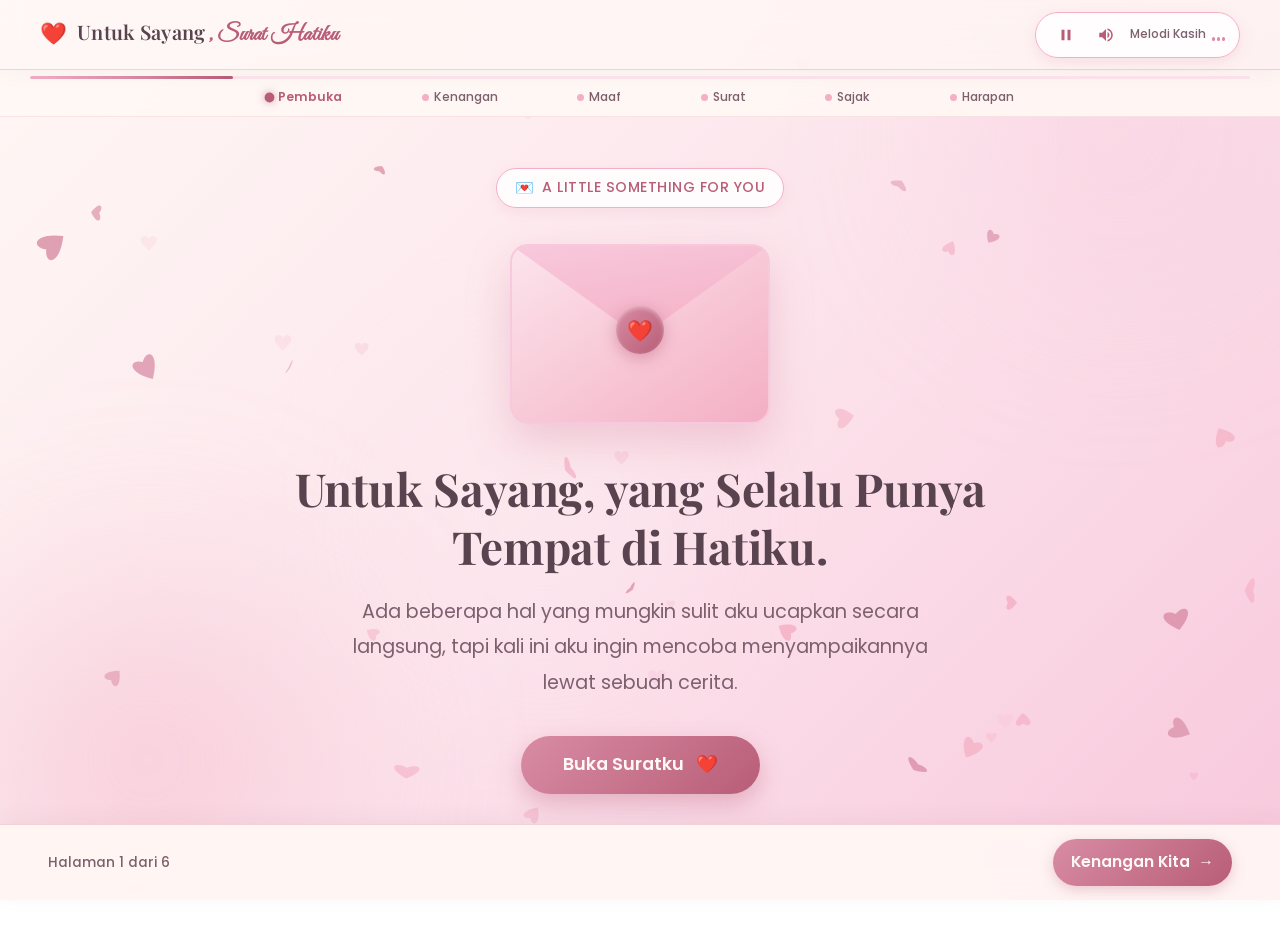
<file: index.html>
<!DOCTYPE html>
<html lang="id">
<head>
  <meta charset="UTF-8">
  <meta name="viewport" content="width=device-width, initial-scale=1.0, maximum-scale=5.0">
  <title>Untuk Sayang, Sebuah Surat dari Hati</title>
  
  <!-- Meta SEO & Theme -->
  <meta name="description" content="Sebuah ungkapan tulus dan surat dari hati untuk seseorang yang paling istimewa.">
  <meta name="theme-color" content="#F8C8DC">
  <meta name="apple-mobile-web-app-status-bar-style" content="default">
  
  <!-- Google Fonts -->
  <link rel="preconnect" href="https://fonts.googleapis.com">
  <link rel="preconnect" href="https://fonts.gstatic.com" crossorigin>
  <link href="https://fonts.googleapis.com/css2?family=Great+Vibes&family=Playfair+Display:ital,wght@0,400;0,600;0,700;1,400;1,600&family=Poppins:wght@300;400;500;600;700&display=swap" rel="stylesheet">
  
  <!-- Stylesheet -->
  <link rel="stylesheet" href="./css/style.css">
</head>
<body>

  <!-- Ambient Glow Effects -->
  <div class="ambient-glow" aria-hidden="true">
    <div class="ambient-orb orb-1"></div>
    <div class="ambient-orb orb-2"></div>
    <div class="ambient-orb orb-3"></div>
  </div>

  <!-- Petals & Hearts Falling Canvas -->
  <canvas id="particle-canvas" aria-hidden="true"></canvas>

  <!-- Site Header -->
  <header class="site-header">
    <a href="./index.html" class="header-brand" aria-label="Beranda">
      <span class="brand-icon">❤️</span>
      <span class="brand-text">Untuk Sayang<span class="brand-tag">, Surat Hatiku</span></span>
    </a>

    <!-- Floating Audio Controller -->
    <div class="audio-controller" role="region" aria-label="Pemutar Musik Romantis">
      <audio id="bgm-audio" loop preload="auto">
        <source src="./assets/music/background.mp3" type="audio/mpeg">
        <source src="./assets/music/background.mp4" type="audio/mp4">
      </audio>
      <button id="audio-play-btn" class="audio-btn" aria-label="Putar Musik Romantis" title="Putar Musik Romantis">
        <svg viewBox="0 0 24 24"><path d="M8 5v14l11-7z"/></svg>
      </button>
      <button id="audio-mute-btn" class="audio-btn" aria-label="Bisukan Musik" title="Bisukan Musik">
        <svg viewBox="0 0 24 24"><path d="M3 9v6h4l5 5V4L7 9H3zm13.5 3c0-1.77-1.02-3.29-2.5-4.03v8.05c1.48-.73 2.5-2.25 2.5-4.02zM14 3.23v2.06c2.89.86 5 3.54 5 6.71s-2.11 5.85-5 6.71v2.06c4.01-.91 7-4.49 7-8.77s-2.99-7.86-7-8.77z"/></svg>
      </button>
      <div class="audio-info">
        <span class="audio-label">Melodi Kasih</span>
        <div class="audio-visualizer" aria-hidden="true">
          <div class="viz-bar"></div>
          <div class="viz-bar"></div>
          <div class="viz-bar"></div>
        </div>
      </div>
    </div>
  </header>

  <!-- Progress Bar & Stepper -->
  <nav class="progress-container" aria-label="Perjalanan Halaman">
    <div class="progress-track">
      <div class="progress-fill" style="width: 16.66%;"></div>
    </div>
    <div class="step-indicator-wrapper">
      <a href="./index.html" class="step-item active" aria-current="page">
        <span class="step-dot"></span>
        <span class="step-text">Pembuka</span>
      </a>
      <a href="./memories.html" class="step-item">
        <span class="step-dot"></span>
        <span class="step-text">Kenangan</span>
      </a>
      <a href="./apology.html" class="step-item">
        <span class="step-dot"></span>
        <span class="step-text">Maaf</span>
      </a>
      <a href="./letter.html" class="step-item">
        <span class="step-dot"></span>
        <span class="step-text">Surat</span>
      </a>
      <a href="./poetry.html" class="step-item">
        <span class="step-dot"></span>
        <span class="step-text">Sajak</span>
      </a>
      <a href="./ending.html" class="step-item">
        <span class="step-dot"></span>
        <span class="step-text">Harapan</span>
      </a>
    </div>
  </nav>

  <!-- Main Content: Welcome Hero -->
  <main class="page-wrapper">
    <div class="content-container">
      <div class="welcome-hero">
        
        <!-- Badge -->
        <div class="romantic-badge">
          <span class="badge-icon">💌</span>
          <span>A Little Something for You</span>
        </div>

        <!-- 3D Envelope Illustration -->
        <div class="envelope-showcase">
          <a href="./memories.html" class="envelope-wrapper-illus" aria-label="Buka Suratku">
            <div class="envelope-flap-decor"></div>
            <div class="envelope-seal-illus">❤️</div>
          </a>
        </div>

        <!-- Main Heading -->
        <h1 class="section-title">
          Untuk Sayang, yang Selalu Punya Tempat di Hatiku.
        </h1>

        <!-- Subtitle -->
        <p class="welcome-lead">
          Ada beberapa hal yang mungkin sulit aku ucapkan secara langsung, tapi kali ini aku ingin mencoba menyampaikannya lewat sebuah cerita.
        </p>

        <!-- CTA Button -->
        <a href="./memories.html" class="btn-romantic" id="btn-open-welcome">
          <span>Buka Suratku</span>
          <span aria-hidden="true">❤️</span>
        </a>

      </div>
    </div>
  </main>

  <!-- Bottom Navigation Bar -->
  <footer class="bottom-nav">
    <span class="nav-page-info" style="font-size: 0.85rem; color: var(--muted-text); font-weight: 500;">
      Halaman 1 dari 6
    </span>
    <a href="./memories.html" class="nav-link-btn nav-link-next">
      <span>Kenangan Kita</span>
      <span aria-hidden="true">→</span>
    </a>
  </footer>

  <!-- Page Transition Overlay -->
  <div class="page-transition-overlay" aria-hidden="true"></div>

  <!-- Scripts -->
  <script src="./js/script.js"></script>
</body>
</html>
</file>
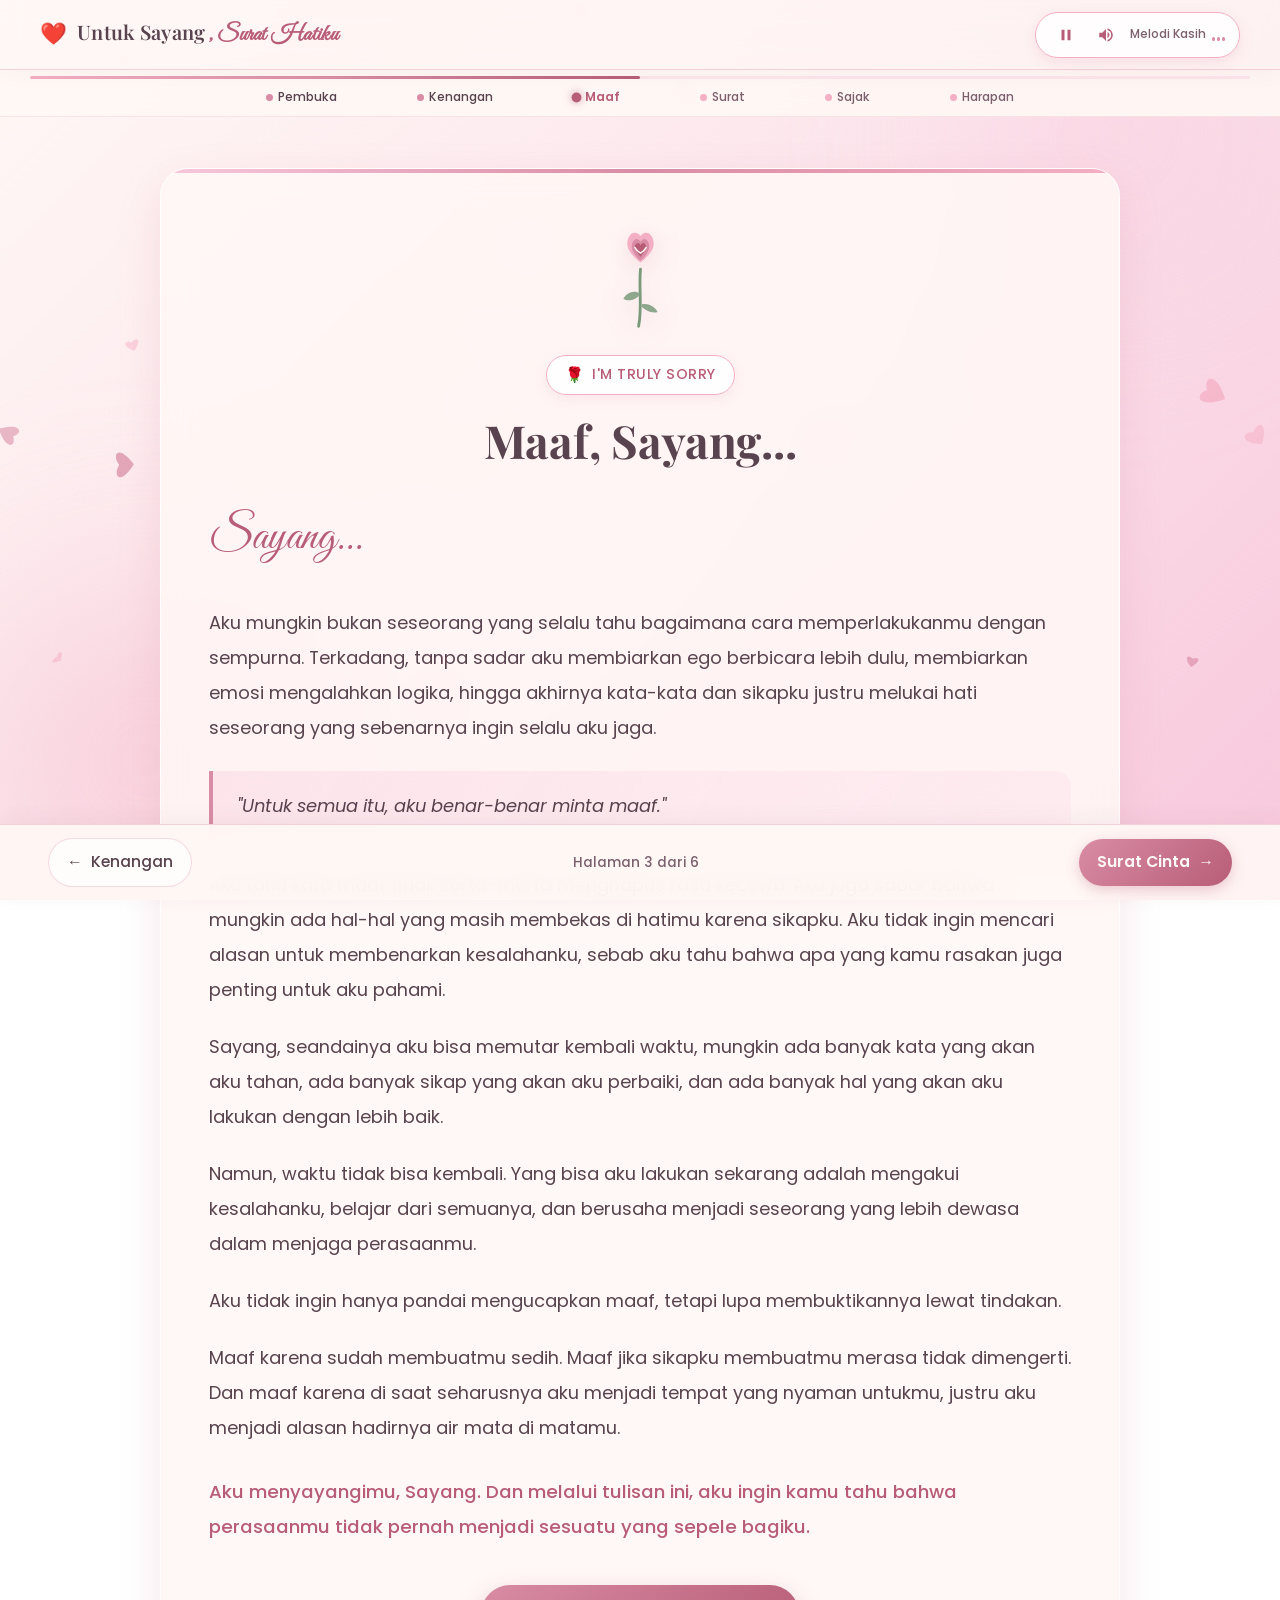
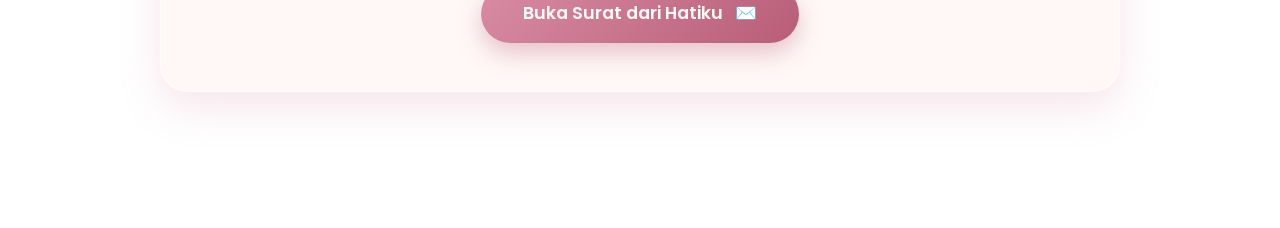
<file: apology.html>
<!DOCTYPE html>
<html lang="id">
<head>
  <meta charset="UTF-8">
  <meta name="viewport" content="width=device-width, initial-scale=1.0, maximum-scale=5.0">
  <title>Maaf, Sayang... - Untuk Sayang</title>
  
  <meta name="description" content="Sebuah permintaan maaf tulus dan penyesalan mendalam dari lubuk hatiku.">
  <meta name="theme-color" content="#F8C8DC">
  
  <!-- Google Fonts -->
  <link rel="preconnect" href="https://fonts.googleapis.com">
  <link rel="preconnect" href="https://fonts.gstatic.com" crossorigin>
  <link href="https://fonts.googleapis.com/css2?family=Great+Vibes&family=Playfair+Display:ital,wght@0,400;0,600;0,700;1,400;1,600&family=Poppins:wght@300;400;500;600;700&display=swap" rel="stylesheet">
  
  <!-- Stylesheet -->
  <link rel="stylesheet" href="./css/style.css">
</head>
<body>

  <!-- Ambient Glow Effects -->
  <div class="ambient-glow" aria-hidden="true">
    <div class="ambient-orb orb-1"></div>
    <div class="ambient-orb orb-2"></div>
    <div class="ambient-orb orb-3"></div>
  </div>

  <!-- Falling Petals & Hearts -->
  <canvas id="particle-canvas" aria-hidden="true"></canvas>

  <!-- Site Header -->
  <header class="site-header">
    <a href="./index.html" class="header-brand" aria-label="Beranda">
      <span class="brand-icon">❤️</span>
      <span class="brand-text">Untuk Sayang<span class="brand-tag">, Surat Hatiku</span></span>
    </a>

    <!-- Floating Audio Controller -->
    <div class="audio-controller" role="region" aria-label="Pemutar Musik Romantis">
      <audio id="bgm-audio" loop preload="auto">
        <source src="./assets/music/background.mp3" type="audio/mpeg">
        <source src="./assets/music/background.mp4" type="audio/mp4">
      </audio>
      <button id="audio-play-btn" class="audio-btn" aria-label="Putar Musik Romantis" title="Putar Musik Romantis">
        <svg viewBox="0 0 24 24"><path d="M8 5v14l11-7z"/></svg>
      </button>
      <button id="audio-mute-btn" class="audio-btn" aria-label="Bisukan Musik" title="Bisukan Musik">
        <svg viewBox="0 0 24 24"><path d="M3 9v6h4l5 5V4L7 9H3zm13.5 3c0-1.77-1.02-3.29-2.5-4.03v8.05c1.48-.73 2.5-2.25 2.5-4.02zM14 3.23v2.06c2.89.86 5 3.54 5 6.71s-2.11 5.85-5 6.71v2.06c4.01-.91 7-4.49 7-8.77s-2.99-7.86-7-8.77z"/></svg>
      </button>
      <div class="audio-info">
        <span class="audio-label">Melodi Kasih</span>
        <div class="audio-visualizer" aria-hidden="true">
          <div class="viz-bar"></div>
          <div class="viz-bar"></div>
          <div class="viz-bar"></div>
        </div>
      </div>
    </div>
  </header>

  <!-- Progress Bar & Stepper -->
  <nav class="progress-container" aria-label="Perjalanan Halaman">
    <div class="progress-track">
      <div class="progress-fill" style="width: 50%;"></div>
    </div>
    <div class="step-indicator-wrapper">
      <a href="./index.html" class="step-item completed">
        <span class="step-dot"></span>
        <span class="step-text">Pembuka</span>
      </a>
      <a href="./memories.html" class="step-item completed">
        <span class="step-dot"></span>
        <span class="step-text">Kenangan</span>
      </a>
      <a href="./apology.html" class="step-item active" aria-current="page">
        <span class="step-dot"></span>
        <span class="step-text">Maaf</span>
      </a>
      <a href="./letter.html" class="step-item">
        <span class="step-dot"></span>
        <span class="step-text">Surat</span>
      </a>
      <a href="./poetry.html" class="step-item">
        <span class="step-dot"></span>
        <span class="step-text">Sajak</span>
      </a>
      <a href="./ending.html" class="step-item">
        <span class="step-dot"></span>
        <span class="step-text">Harapan</span>
      </a>
    </div>
  </nav>

  <!-- Main Content: Apology Letter -->
  <main class="page-wrapper">
    <div class="content-container apology-wrapper">
      <div class="romantic-card">

        <!-- Rose Illustration -->
        <div class="rose-illustration-box" aria-hidden="true">
          <svg viewBox="0 0 100 120" fill="none" xmlns="http://www.w3.org/2000/svg">
            <!-- Stem -->
            <path d="M50 55 C48 75 52 95 48 115" stroke="#7A9A7B" stroke-width="3" stroke-linecap="round"/>
            <!-- Leaves -->
            <path d="M49 80 C40 76 34 82 32 86 C38 90 46 86 49 82" fill="#8FA88D"/>
            <path d="M51 92 C60 90 66 96 68 100 C62 102 54 98 51 94" fill="#8FA88D"/>
            <!-- Rose Blossom Petals -->
            <path d="M50 20 C42 10 32 24 38 35 C42 42 50 48 50 48 C50 48 58 42 62 35 C68 24 58 10 50 20 Z" fill="#F4AFC4"/>
            <path d="M50 26 C45 18 38 28 42 36 C45 42 50 46 50 46 C50 46 55 42 58 36 C62 28 55 18 50 26 Z" fill="#D98CA5"/>
            <path d="M50 30 C47 24 42 30 45 35 C47 38 50 42 50 42 C50 42 53 38 55 35 C58 30 53 24 50 30 Z" fill="#B85D77"/>
            <path d="M44 32 C46 36 50 38 50 38 C50 38 54 36 56 32" stroke="#FFF8F5" stroke-width="1.5" stroke-linecap="round"/>
          </svg>
        </div>

        <!-- Badge -->
        <div style="text-align: center;">
          <div class="romantic-badge">
            <span class="badge-icon">🌹</span>
            <span>I'm Truly Sorry</span>
          </div>
          <h1 class="section-title" style="margin-bottom: 24px;">
            Maaf, Sayang...
          </h1>
        </div>

        <!-- Apology Content with Scroll Reveal -->
        <div class="apology-letter-content">
          
          <span class="apology-greeting apology-paragraph">Sayang...</span>

          <p class="apology-paragraph">
            Aku mungkin bukan seseorang yang selalu tahu bagaimana cara memperlakukanmu dengan sempurna. Terkadang, tanpa sadar aku membiarkan ego berbicara lebih dulu, membiarkan emosi mengalahkan logika, hingga akhirnya kata-kata dan sikapku justru melukai hati seseorang yang sebenarnya ingin selalu aku jaga.
          </p>

          <p class="apology-paragraph apology-highlight">
            "Untuk semua itu, aku benar-benar minta maaf."
          </p>

          <p class="apology-paragraph">
            Aku tahu kata maaf tidak serta-merta menghapus rasa kecewa. Aku juga sadar bahwa mungkin ada hal-hal yang masih membekas di hatimu karena sikapku. Aku tidak ingin mencari alasan untuk membenarkan kesalahanku, sebab aku tahu bahwa apa yang kamu rasakan juga penting untuk aku pahami.
          </p>

          <p class="apology-paragraph">
            Sayang, seandainya aku bisa memutar kembali waktu, mungkin ada banyak kata yang akan aku tahan, ada banyak sikap yang akan aku perbaiki, dan ada banyak hal yang akan aku lakukan dengan lebih baik.
          </p>

          <p class="apology-paragraph">
            Namun, waktu tidak bisa kembali. Yang bisa aku lakukan sekarang adalah mengakui kesalahanku, belajar dari semuanya, dan berusaha menjadi seseorang yang lebih dewasa dalam menjaga perasaanmu.
          </p>

          <p class="apology-paragraph">
            Aku tidak ingin hanya pandai mengucapkan maaf, tetapi lupa membuktikannya lewat tindakan.
          </p>

          <p class="apology-paragraph">
            Maaf karena sudah membuatmu sedih. Maaf jika sikapku membuatmu merasa tidak dimengerti. Dan maaf karena di saat seharusnya aku menjadi tempat yang nyaman untukmu, justru aku menjadi alasan hadirnya air mata di matamu.
          </p>

          <p class="apology-paragraph" style="font-weight: 500; color: var(--deep-rose); font-size: 1.15rem; margin-top: 28px;">
            Aku menyayangimu, Sayang. Dan melalui tulisan ini, aku ingin kamu tahu bahwa perasaanmu tidak pernah menjadi sesuatu yang sepele bagiku.
          </p>

        </div>

        <!-- Call to Action -->
        <div style="text-align: center; margin-top: 40px;">
          <a href="./letter.html" class="btn-romantic">
            <span>Buka Surat dari Hatiku</span>
            <span aria-hidden="true">✉️</span>
          </a>
        </div>

      </div>
    </div>
  </main>

  <!-- Bottom Navigation Bar -->
  <footer class="bottom-nav">
    <a href="./memories.html" class="nav-link-btn" aria-label="Kembali ke Kenangan">
      <span aria-hidden="true">←</span>
      <span>Kenangan</span>
    </a>
    <span class="nav-page-info" style="font-size: 0.85rem; color: var(--muted-text); font-weight: 500;">
      Halaman 3 dari 6
    </span>
    <a href="./letter.html" class="nav-link-btn nav-link-next" aria-label="Lanjut ke Surat Digital">
      <span>Surat Cinta</span>
      <span aria-hidden="true">→</span>
    </a>
  </footer>

  <!-- Page Transition Overlay -->
  <div class="page-transition-overlay" aria-hidden="true"></div>

  <!-- Scripts -->
  <script src="./js/script.js"></script>
</body>
</html>
</file>
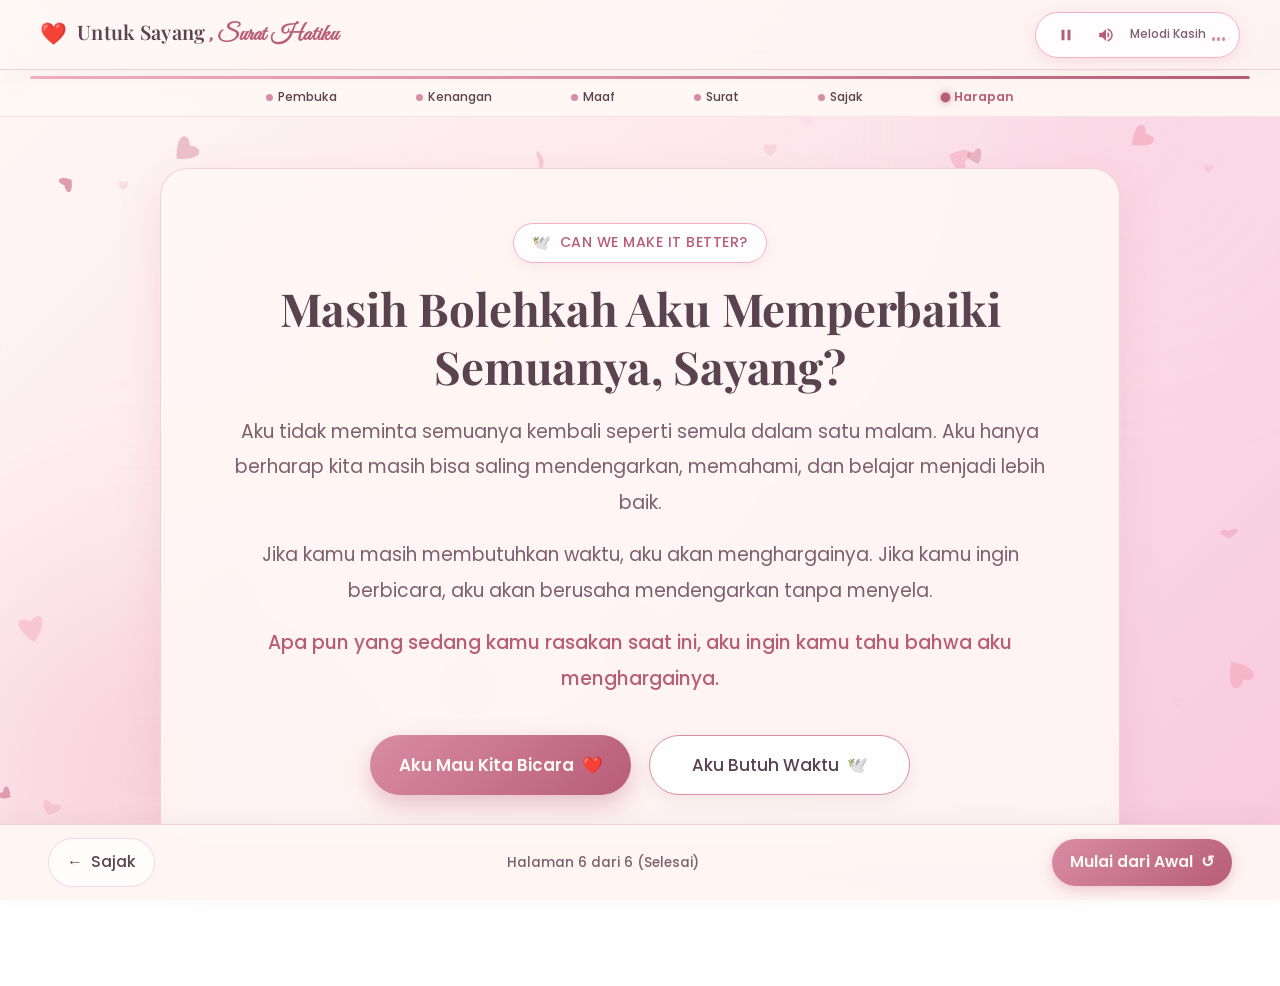
<file: ending.html>
<!DOCTYPE html>
<html lang="id">
<head>
  <meta charset="UTF-8">
  <meta name="viewport" content="width=device-width, initial-scale=1.0, maximum-scale=5.0">
  <title>Can We Make It Better? - Untuk Sayang</title>
  
  <meta name="description" content="Masih Bolehkah Aku Memperbaiki Semuanya, Sayang?">
  <meta name="theme-color" content="#F8C8DC">
  
  <!-- Google Fonts -->
  <link rel="preconnect" href="https://fonts.googleapis.com">
  <link rel="preconnect" href="https://fonts.gstatic.com" crossorigin>
  <link href="https://fonts.googleapis.com/css2?family=Great+Vibes&family=Playfair+Display:ital,wght@0,400;0,600;0,700;1,400;1,600&family=Poppins:wght@300;400;500;600;700&display=swap" rel="stylesheet">
  
  <!-- Stylesheet -->
  <link rel="stylesheet" href="./css/style.css">
</head>
<body>

  <!-- Ambient Glow Effects -->
  <div class="ambient-glow" aria-hidden="true">
    <div class="ambient-orb orb-1"></div>
    <div class="ambient-orb orb-2"></div>
    <div class="ambient-orb orb-3"></div>
  </div>

  <!-- Falling Petals & Hearts -->
  <canvas id="particle-canvas" aria-hidden="true"></canvas>

  <!-- Site Header -->
  <header class="site-header">
    <a href="./index.html" class="header-brand" aria-label="Beranda">
      <span class="brand-icon">❤️</span>
      <span class="brand-text">Untuk Sayang<span class="brand-tag">, Surat Hatiku</span></span>
    </a>

    <!-- Floating Audio Controller -->
    <div class="audio-controller" role="region" aria-label="Pemutar Musik Romantis">
      <audio id="bgm-audio" loop preload="auto">
        <source src="./assets/music/background.mp3" type="audio/mpeg">
        <source src="./assets/music/background.mp4" type="audio/mp4">
      </audio>
      <button id="audio-play-btn" class="audio-btn" aria-label="Putar Musik Romantis" title="Putar Musik Romantis">
        <svg viewBox="0 0 24 24"><path d="M8 5v14l11-7z"/></svg>
      </button>
      <button id="audio-mute-btn" class="audio-btn" aria-label="Bisukan Musik" title="Bisukan Musik">
        <svg viewBox="0 0 24 24"><path d="M3 9v6h4l5 5V4L7 9H3zm13.5 3c0-1.77-1.02-3.29-2.5-4.03v8.05c1.48-.73 2.5-2.25 2.5-4.02zM14 3.23v2.06c2.89.86 5 3.54 5 6.71s-2.11 5.85-5 6.71v2.06c4.01-.91 7-4.49 7-8.77s-2.99-7.86-7-8.77z"/></svg>
      </button>
      <div class="audio-info">
        <span class="audio-label">Melodi Kasih</span>
        <div class="audio-visualizer" aria-hidden="true">
          <div class="viz-bar"></div>
          <div class="viz-bar"></div>
          <div class="viz-bar"></div>
        </div>
      </div>
    </div>
  </header>

  <!-- Progress Bar & Stepper -->
  <nav class="progress-container" aria-label="Perjalanan Halaman">
    <div class="progress-track">
      <div class="progress-fill" style="width: 100%;"></div>
    </div>
    <div class="step-indicator-wrapper">
      <a href="./index.html" class="step-item completed">
        <span class="step-dot"></span>
        <span class="step-text">Pembuka</span>
      </a>
      <a href="./memories.html" class="step-item completed">
        <span class="step-dot"></span>
        <span class="step-text">Kenangan</span>
      </a>
      <a href="./apology.html" class="step-item completed">
        <span class="step-dot"></span>
        <span class="step-text">Maaf</span>
      </a>
      <a href="./letter.html" class="step-item completed">
        <span class="step-dot"></span>
        <span class="step-text">Surat</span>
      </a>
      <a href="./poetry.html" class="step-item completed">
        <span class="step-dot"></span>
        <span class="step-text">Sajak</span>
      </a>
      <a href="./ending.html" class="step-item active" aria-current="page">
        <span class="step-dot"></span>
        <span class="step-text">Harapan</span>
      </a>
    </div>
  </nav>

  <!-- Main Content: Ending Resolution -->
  <main class="page-wrapper">
    <div class="content-container ending-wrapper">
      <div class="ending-card">
        
        <!-- Badge -->
        <div class="romantic-badge">
          <span class="badge-icon">🕊️</span>
          <span>Can We Make It Better?</span>
        </div>

        <!-- Title -->
        <h1 class="section-title">
          Masih Bolehkah Aku Memperbaiki Semuanya, Sayang?
        </h1>

        <!-- Emotionally respectful message -->
        <div class="ending-lead">
          <p style="margin-bottom: 16px;">
            Aku tidak meminta semuanya kembali seperti semula dalam satu malam. Aku hanya berharap kita masih bisa saling mendengarkan, memahami, dan belajar menjadi lebih baik.
          </p>
          <p style="margin-bottom: 16px;">
            Jika kamu masih membutuhkan waktu, aku akan menghargainya. Jika kamu ingin berbicara, aku akan berusaha mendengarkan tanpa menyela.
          </p>
          <p style="color: var(--deep-rose); font-weight: 500;">
            Apa pun yang sedang kamu rasakan saat ini, aku ingin kamu tahu bahwa aku menghargainya.
          </p>
        </div>

        <!-- Two Respectful Interactive Choices -->
        <div class="ending-actions-grid" role="group" aria-label="Pilihan Respon Sayang">
          <button id="btn-choice-talk" class="btn-choice-talk" type="button">
            <span>Aku Mau Kita Bicara</span>
            <span aria-hidden="true">❤️</span>
          </button>
          <button id="btn-choice-time" class="btn-choice-time" type="button">
            <span>Aku Butuh Waktu</span>
            <span aria-hidden="true">🕊️</span>
          </button>
        </div>

        <!-- Dynamic Empathetic Response Revealed on Click -->
        <div id="ending-response" class="ending-response-box" role="alert" aria-live="polite">
          <div class="response-icon"></div>
          <h2 class="response-title"></h2>
          <p class="response-text"></p>
          <div class="response-actions"></div>
        </div>

      </div>
    </div>
  </main>

  <!-- Bottom Navigation Bar -->
  <footer class="bottom-nav">
    <a href="./poetry.html" class="nav-link-btn" aria-label="Kembali ke Sajak">
      <span aria-hidden="true">←</span>
      <span>Sajak</span>
    </a>
    <span class="nav-page-info" style="font-size: 0.85rem; color: var(--muted-text); font-weight: 500;">
      Halaman 6 dari 6 (Selesai)
    </span>
    <a href="./index.html" class="nav-link-btn nav-link-next" aria-label="Mulai dari Halaman Awal">
      <span>Mulai dari Awal</span>
      <span aria-hidden="true">↺</span>
    </a>
  </footer>

  <!-- Page Transition Overlay -->
  <div class="page-transition-overlay" aria-hidden="true"></div>

  <!-- Scripts -->
  <script src="./js/script.js"></script>
</body>
</html>
</file>
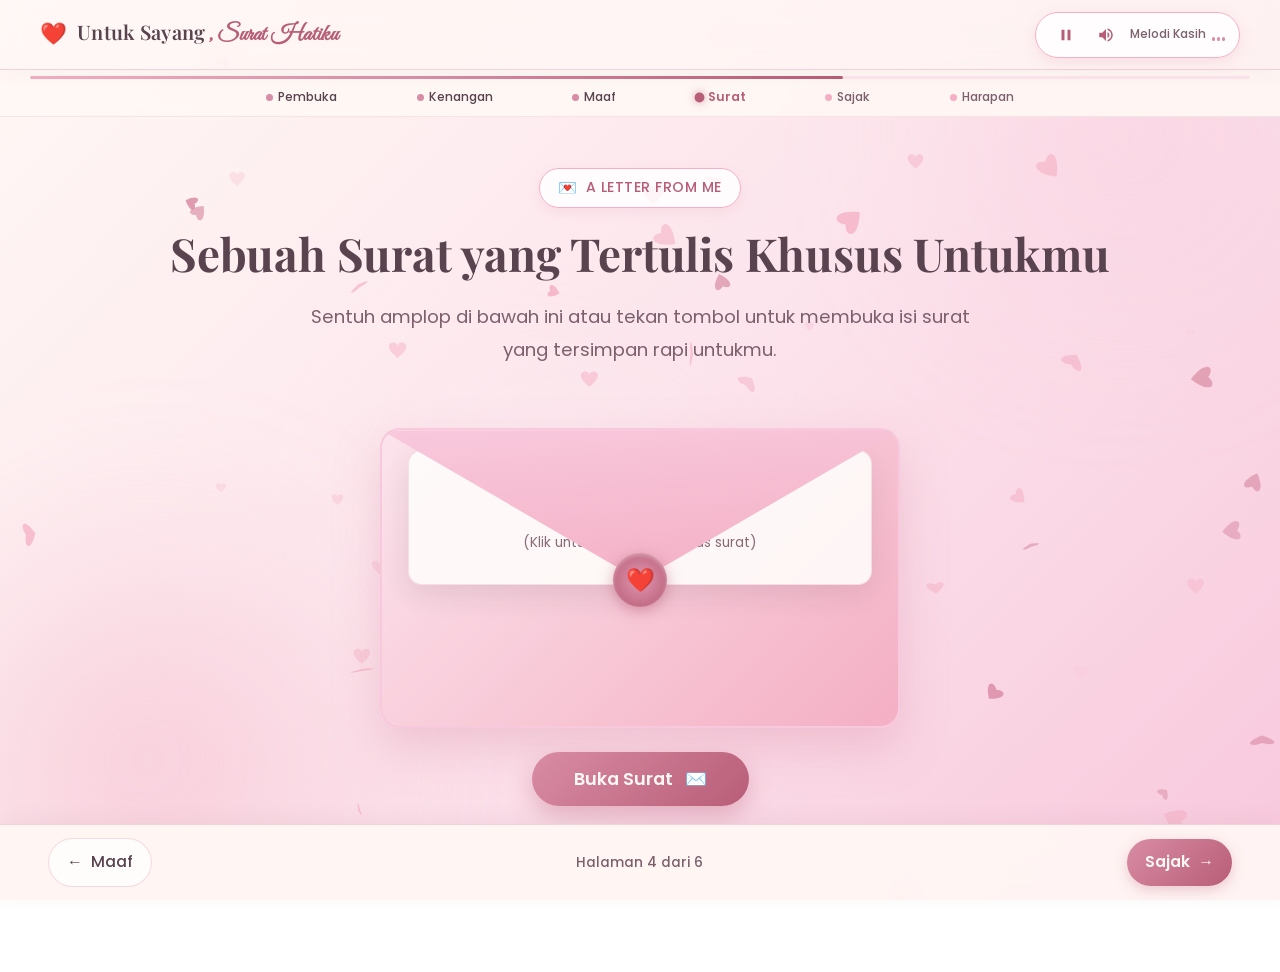
<file: letter.html>
<!DOCTYPE html>
<html lang="id">
<head>
  <meta charset="UTF-8">
  <meta name="viewport" content="width=device-width, initial-scale=1.0, maximum-scale=5.0">
  <title>Surat dari Hatiku - Untuk Sayang</title>
  
  <meta name="description" content="Sebuah surat cinta digital yang tertulis tulus untukmu.">
  <meta name="theme-color" content="#F8C8DC">
  
  <!-- Google Fonts -->
  <link rel="preconnect" href="https://fonts.googleapis.com">
  <link rel="preconnect" href="https://fonts.gstatic.com" crossorigin>
  <link href="https://fonts.googleapis.com/css2?family=Great+Vibes&family=Playfair+Display:ital,wght@0,400;0,600;0,700;1,400;1,600&family=Poppins:wght@300;400;500;600;700&display=swap" rel="stylesheet">
  
  <!-- Stylesheet -->
  <link rel="stylesheet" href="./css/style.css">
</head>
<body>

  <!-- Ambient Glow Effects -->
  <div class="ambient-glow" aria-hidden="true">
    <div class="ambient-orb orb-1"></div>
    <div class="ambient-orb orb-2"></div>
    <div class="ambient-orb orb-3"></div>
  </div>

  <!-- Falling Petals & Hearts -->
  <canvas id="particle-canvas" aria-hidden="true"></canvas>

  <!-- Site Header -->
  <header class="site-header">
    <a href="./index.html" class="header-brand" aria-label="Beranda">
      <span class="brand-icon">❤️</span>
      <span class="brand-text">Untuk Sayang<span class="brand-tag">, Surat Hatiku</span></span>
    </a>

    <!-- Floating Audio Controller -->
    <div class="audio-controller" role="region" aria-label="Pemutar Musik Romantis">
      <audio id="bgm-audio" loop preload="auto">
        <source src="./assets/music/background.mp3" type="audio/mpeg">
        <source src="./assets/music/background.mp4" type="audio/mp4">
      </audio>
      <button id="audio-play-btn" class="audio-btn" aria-label="Putar Musik Romantis" title="Putar Musik Romantis">
        <svg viewBox="0 0 24 24"><path d="M8 5v14l11-7z"/></svg>
      </button>
      <button id="audio-mute-btn" class="audio-btn" aria-label="Bisukan Musik" title="Bisukan Musik">
        <svg viewBox="0 0 24 24"><path d="M3 9v6h4l5 5V4L7 9H3zm13.5 3c0-1.77-1.02-3.29-2.5-4.03v8.05c1.48-.73 2.5-2.25 2.5-4.02zM14 3.23v2.06c2.89.86 5 3.54 5 6.71s-2.11 5.85-5 6.71v2.06c4.01-.91 7-4.49 7-8.77s-2.99-7.86-7-8.77z"/></svg>
      </button>
      <div class="audio-info">
        <span class="audio-label">Melodi Kasih</span>
        <div class="audio-visualizer" aria-hidden="true">
          <div class="viz-bar"></div>
          <div class="viz-bar"></div>
          <div class="viz-bar"></div>
        </div>
      </div>
    </div>
  </header>

  <!-- Progress Bar & Stepper -->
  <nav class="progress-container" aria-label="Perjalanan Halaman">
    <div class="progress-track">
      <div class="progress-fill" style="width: 66.66%;"></div>
    </div>
    <div class="step-indicator-wrapper">
      <a href="./index.html" class="step-item completed">
        <span class="step-dot"></span>
        <span class="step-text">Pembuka</span>
      </a>
      <a href="./memories.html" class="step-item completed">
        <span class="step-dot"></span>
        <span class="step-text">Kenangan</span>
      </a>
      <a href="./apology.html" class="step-item completed">
        <span class="step-dot"></span>
        <span class="step-text">Maaf</span>
      </a>
      <a href="./letter.html" class="step-item active" aria-current="page">
        <span class="step-dot"></span>
        <span class="step-text">Surat</span>
      </a>
      <a href="./poetry.html" class="step-item">
        <span class="step-dot"></span>
        <span class="step-text">Sajak</span>
      </a>
      <a href="./ending.html" class="step-item">
        <span class="step-dot"></span>
        <span class="step-text">Harapan</span>
      </a>
    </div>
  </nav>

  <!-- Main Content: Interactive Digital Letter -->
  <main class="page-wrapper">
    <div class="content-container letter-page-wrapper">
      
      <!-- Badge -->
      <div class="romantic-badge">
        <span class="badge-icon">💌</span>
        <span>A Letter from Me</span>
      </div>

      <!-- Title -->
      <h1 class="section-title" style="text-align: center;">
        Sebuah Surat yang Tertulis Khusus Untukmu
      </h1>
      <p class="section-subtitle" style="text-align: center;">
        Sentuh amplop di bawah ini atau tekan tombol untuk membuka isi surat yang tersimpan rapi untukmu.
      </p>

      <!-- Interactive 3D Envelope Container -->
      <div class="interactive-envelope-container">
        <div id="interactive-envelope" class="envelope-card" role="button" tabindex="0" aria-label="Sentuh untuk membuka amplop surat cinta">
          <div class="envelope-flap"></div>
          <div class="envelope-seal-heart" aria-label="Segel Hati">❤️</div>
          <div class="letter-sheet">
            <span style="font-family: var(--font-hand); font-size: 1.6rem; color: var(--deep-rose);">
              Untuk Sayang...
            </span>
            <p style="font-size: 0.85rem; color: var(--muted-text); margin-top: 6px;">
              (Klik untuk membuka kertas surat)
            </p>
          </div>
        </div>

        <div style="text-align: center; margin-top: 24px;">
          <button id="open-letter-btn" class="btn-romantic">
            <span>Buka Surat</span>
            <span aria-hidden="true">✉️</span>
          </button>
        </div>
      </div>

      <!-- Revealed Letter Stationery -->
      <article id="letter-stationery" class="letter-stationery" role="article" aria-label="Isi Surat Cinta">
        <div class="letter-inner-text">
          
          <h2 style="font-family: var(--font-hand); font-size: clamp(2rem, 4.2vw, 2.8rem); color: var(--deep-rose); margin-bottom: 24px; font-weight: normal;">
            Untuk Sayang, seseorang yang selalu ingin aku bahagiakan...
          </h2>

          <p>
            Aku tidak pernah berharap hubungan kita selalu berjalan tanpa masalah. Aku tahu kita adalah dua manusia yang masih sama-sama belajar memahami satu sama lain.
          </p>

          <p>
            Namun, aku tidak ingin perbedaan, kesalahpahaman, ataupun ego menjadi alasan untuk melupakan semua hal baik yang pernah kita bangun bersama.
          </p>

          <p>
            Aku ingin belajar mendengarkanmu tanpa harus selalu merasa benar. Aku ingin belajar memahami perasaanmu tanpa harus menunggu kamu menjelaskan semuanya berulang kali.
          </p>

          <p>
            Jika selama ini aku terlalu sibuk dengan pikiranku sendiri hingga lupa memahami isi hatimu, aku sungguh menyesal.
          </p>

          <p>
            Aku tidak meminta kamu untuk langsung melupakan semuanya. Aku juga tidak ingin memaksamu untuk segera memaafkanku.
          </p>

          <p>
            Aku hanya berharap masih ada ruang untuk kita berbicara dengan hati yang lebih tenang.
          </p>

          <p>
            Jika masih ada kesempatan, izinkan aku memperbaiki hal-hal yang pernah aku rusak. Bukan dengan janji yang terdengar indah, melainkan dengan sikap yang perlahan bisa kamu percaya.
          </p>

          <p>
            Terima kasih sudah hadir dan menjadi bagian dari banyak cerita indah dalam hidupku.
          </p>

          <div class="letter-signature">
            <p style="font-size: 1.15rem; font-family: var(--font-serif); font-style: italic; color: var(--muted-text); margin-bottom: 4px;">
              Dengan segala ketulusan dan penyesalan,
            </p>
            <p>
              Seseorang yang masih menyayangimu.
            </p>
          </div>

        </div>

        <!-- Next Step Button Inside Opened Letter -->
        <div style="text-align: center; margin-top: 40px; border-top: 1px dashed var(--blush-pink); padding-top: 28px;">
          <a href="./poetry.html" class="btn-romantic">
            <span>Baca Sajak Hatiku Selanjutnya</span>
            <span aria-hidden="true">📖</span>
          </a>
        </div>
      </article>

    </div>
  </main>

  <!-- Bottom Navigation Bar -->
  <footer class="bottom-nav">
    <a href="./apology.html" class="nav-link-btn" aria-label="Kembali ke Permintaan Maaf">
      <span aria-hidden="true">←</span>
      <span>Maaf</span>
    </a>
    <span class="nav-page-info" style="font-size: 0.85rem; color: var(--muted-text); font-weight: 500;">
      Halaman 4 dari 6
    </span>
    <a href="./poetry.html" class="nav-link-btn nav-link-next" aria-label="Lanjut ke Sajak">
      <span>Sajak</span>
      <span aria-hidden="true">→</span>
    </a>
  </footer>

  <!-- Page Transition Overlay -->
  <div class="page-transition-overlay" aria-hidden="true"></div>

  <!-- Scripts -->
  <script src="./js/script.js"></script>
</body>
</html>
</file>
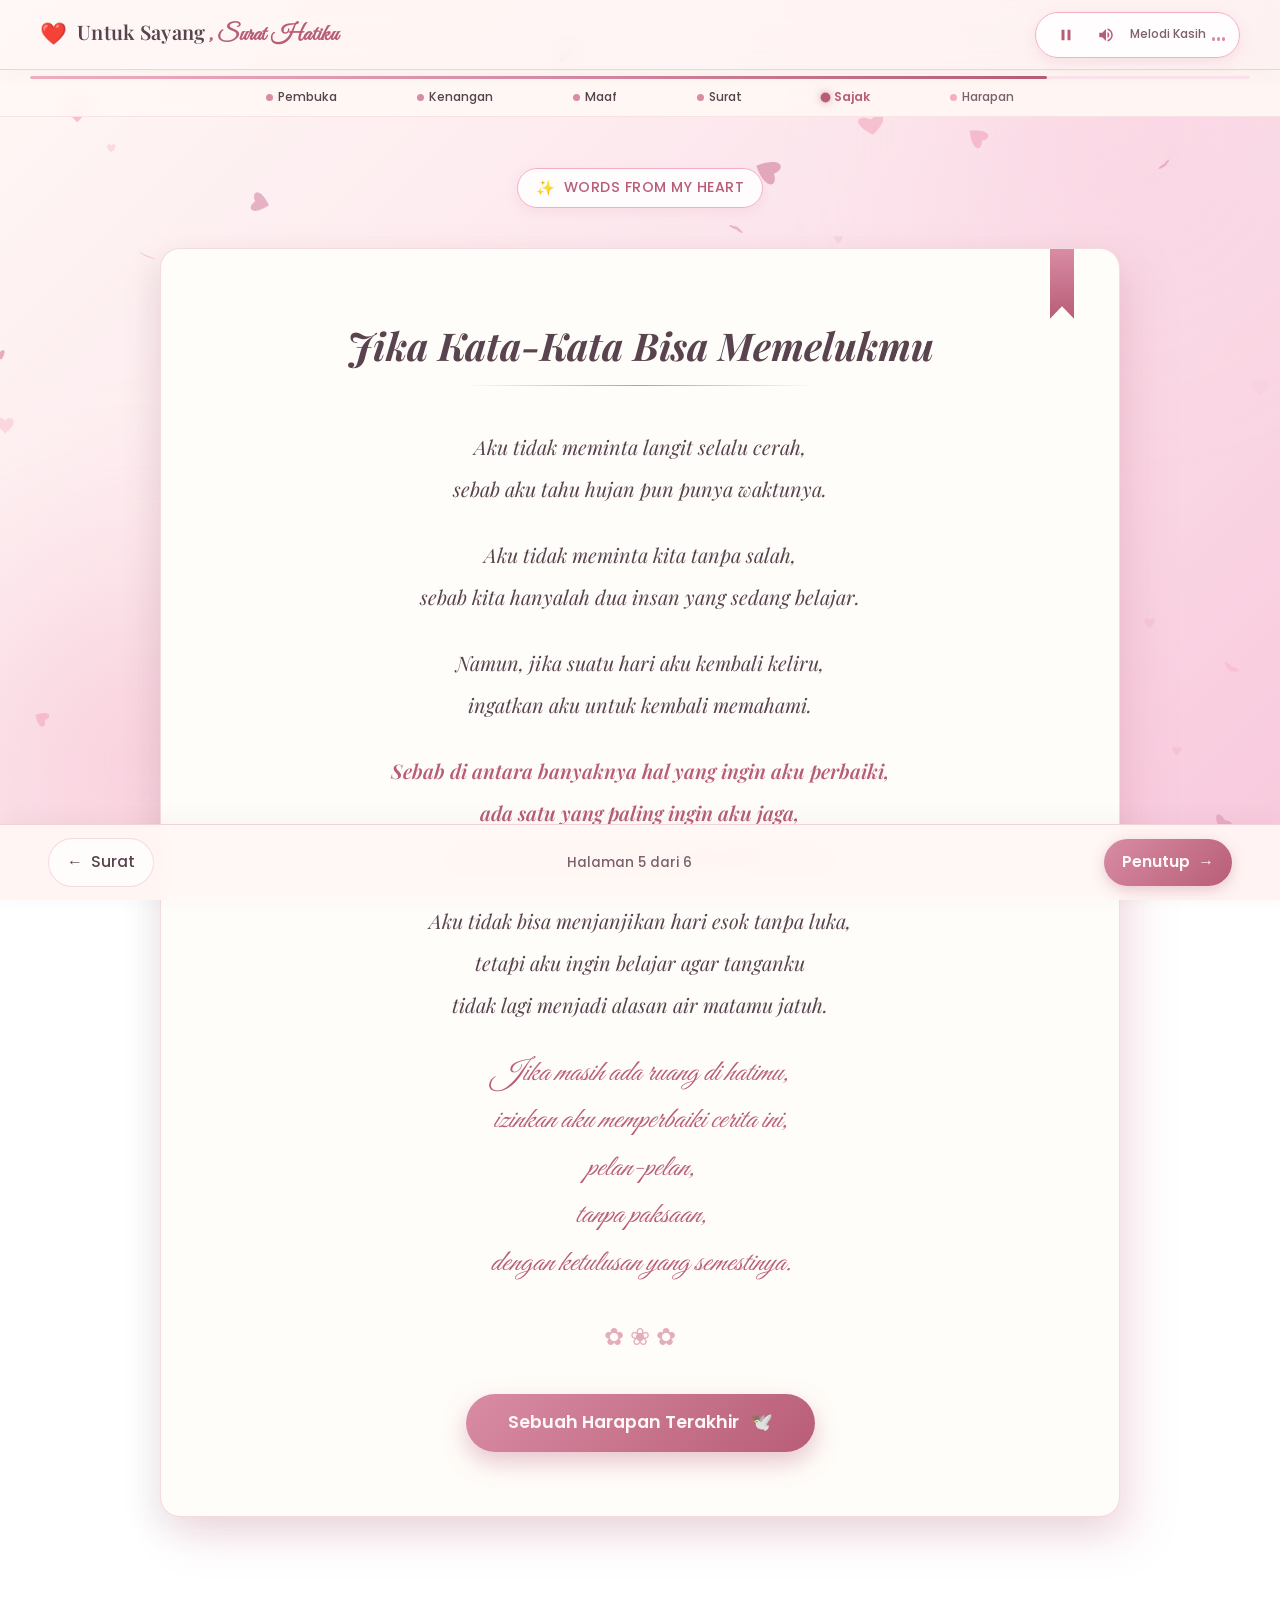
<file: poetry.html>
<!DOCTYPE html>
<html lang="id">
<head>
  <meta charset="UTF-8">
  <meta name="viewport" content="width=device-width, initial-scale=1.0, maximum-scale=5.0">
  <title>Sajak untuk Sayang - Jika Kata-Kata Bisa Memelukmu</title>
  
  <meta name="description" content="Sebuah sajak tulus dari hati untuk seseorang yang kupanggil Sayang.">
  <meta name="theme-color" content="#F8C8DC">
  
  <!-- Google Fonts -->
  <link rel="preconnect" href="https://fonts.googleapis.com">
  <link rel="preconnect" href="https://fonts.gstatic.com" crossorigin>
  <link href="https://fonts.googleapis.com/css2?family=Great+Vibes&family=Playfair+Display:ital,wght@0,400;0,600;0,700;1,400;1,600&family=Poppins:wght@300;400;500;600;700&display=swap" rel="stylesheet">
  
  <!-- Stylesheet -->
  <link rel="stylesheet" href="./css/style.css">
</head>
<body>

  <!-- Ambient Glow Effects -->
  <div class="ambient-glow" aria-hidden="true">
    <div class="ambient-orb orb-1"></div>
    <div class="ambient-orb orb-2"></div>
    <div class="ambient-orb orb-3"></div>
  </div>

  <!-- Falling Petals & Hearts -->
  <canvas id="particle-canvas" aria-hidden="true"></canvas>

  <!-- Site Header -->
  <header class="site-header">
    <a href="./index.html" class="header-brand" aria-label="Beranda">
      <span class="brand-icon">❤️</span>
      <span class="brand-text">Untuk Sayang<span class="brand-tag">, Surat Hatiku</span></span>
    </a>

    <!-- Floating Audio Controller -->
    <div class="audio-controller" role="region" aria-label="Pemutar Musik Romantis">
      <audio id="bgm-audio" loop preload="auto">
        <source src="./assets/music/background.mp3" type="audio/mpeg">
        <source src="./assets/music/background.mp4" type="audio/mp4">
      </audio>
      <button id="audio-play-btn" class="audio-btn" aria-label="Putar Musik Romantis" title="Putar Musik Romantis">
        <svg viewBox="0 0 24 24"><path d="M8 5v14l11-7z"/></svg>
      </button>
      <button id="audio-mute-btn" class="audio-btn" aria-label="Bisukan Musik" title="Bisukan Musik">
        <svg viewBox="0 0 24 24"><path d="M3 9v6h4l5 5V4L7 9H3zm13.5 3c0-1.77-1.02-3.29-2.5-4.03v8.05c1.48-.73 2.5-2.25 2.5-4.02zM14 3.23v2.06c2.89.86 5 3.54 5 6.71s-2.11 5.85-5 6.71v2.06c4.01-.91 7-4.49 7-8.77s-2.99-7.86-7-8.77z"/></svg>
      </button>
      <div class="audio-info">
        <span class="audio-label">Melodi Kasih</span>
        <div class="audio-visualizer" aria-hidden="true">
          <div class="viz-bar"></div>
          <div class="viz-bar"></div>
          <div class="viz-bar"></div>
        </div>
      </div>
    </div>
  </header>

  <!-- Progress Bar & Stepper -->
  <nav class="progress-container" aria-label="Perjalanan Halaman">
    <div class="progress-track">
      <div class="progress-fill" style="width: 83.33%;"></div>
    </div>
    <div class="step-indicator-wrapper">
      <a href="./index.html" class="step-item completed">
        <span class="step-dot"></span>
        <span class="step-text">Pembuka</span>
      </a>
      <a href="./memories.html" class="step-item completed">
        <span class="step-dot"></span>
        <span class="step-text">Kenangan</span>
      </a>
      <a href="./apology.html" class="step-item completed">
        <span class="step-dot"></span>
        <span class="step-text">Maaf</span>
      </a>
      <a href="./letter.html" class="step-item completed">
        <span class="step-dot"></span>
        <span class="step-text">Surat</span>
      </a>
      <a href="./poetry.html" class="step-item active" aria-current="page">
        <span class="step-dot"></span>
        <span class="step-text">Sajak</span>
      </a>
      <a href="./ending.html" class="step-item">
        <span class="step-dot"></span>
        <span class="step-text">Harapan</span>
      </a>
    </div>
  </nav>

  <!-- Main Content: Poetry Page -->
  <main class="page-wrapper">
    <div class="content-container poetry-book-wrapper">
      
      <div style="text-align: center; margin-bottom: 24px;">
        <div class="romantic-badge">
          <span class="badge-icon">✨</span>
          <span>Words from My Heart</span>
        </div>
      </div>

      <!-- Poetry Book Layout -->
      <article class="poetry-book" aria-label="Halaman Sajak Romantis">
        <!-- Bookmark Ribbon -->
        <div class="poetry-ribbon" aria-hidden="true"></div>

        <h1 class="poetry-title">
          Jika Kata-Kata Bisa Memelukmu
        </h1>

        <div class="poetry-body">
          <p class="poetry-stanza">
            Aku tidak meminta langit selalu cerah,<br>
            sebab aku tahu hujan pun punya waktunya.
          </p>

          <p class="poetry-stanza">
            Aku tidak meminta kita tanpa salah,<br>
            sebab kita hanyalah dua insan yang sedang belajar.
          </p>

          <p class="poetry-stanza">
            Namun, jika suatu hari aku kembali keliru,<br>
            ingatkan aku untuk kembali memahami.
          </p>

          <p class="poetry-stanza" style="color: var(--deep-rose); font-weight: 600;">
            Sebab di antara banyaknya hal yang ingin aku perbaiki,<br>
            ada satu yang paling ingin aku jaga,<br>
            yaitu hati seseorang yang kupanggil Sayang.
          </p>

          <p class="poetry-stanza">
            Aku tidak bisa menjanjikan hari esok tanpa luka,<br>
            tetapi aku ingin belajar agar tanganku<br>
            tidak lagi menjadi alasan air matamu jatuh.
          </p>

          <p class="poetry-stanza" style="font-family: var(--font-hand); font-size: clamp(1.4rem, 3.2vw, 1.85rem); color: var(--deep-rose); line-height: 1.6; margin-top: 24px;">
            Jika masih ada ruang di hatimu,<br>
            izinkan aku memperbaiki cerita ini,<br>
            pelan-pelan,<br>
            tanpa paksaan,<br>
            dengan ketulusan yang semestinya.
          </p>
        </div>

        <div class="poetry-flower-corner" aria-hidden="true">
          ✿ ❀ ✿
        </div>

        <!-- Next Action Button -->
        <div style="margin-top: 36px;">
          <a href="./ending.html" class="btn-romantic">
            <span>Sebuah Harapan Terakhir</span>
            <span aria-hidden="true">🕊️</span>
          </a>
        </div>
      </article>

    </div>
  </main>

  <!-- Bottom Navigation Bar -->
  <footer class="bottom-nav">
    <a href="./letter.html" class="nav-link-btn" aria-label="Kembali ke Surat">
      <span aria-hidden="true">←</span>
      <span>Surat</span>
    </a>
    <span class="nav-page-info" style="font-size: 0.85rem; color: var(--muted-text); font-weight: 500;">
      Halaman 5 dari 6
    </span>
    <a href="./ending.html" class="nav-link-btn nav-link-next" aria-label="Lanjut ke Penutup">
      <span>Penutup</span>
      <span aria-hidden="true">→</span>
    </a>
  </footer>

  <!-- Page Transition Overlay -->
  <div class="page-transition-overlay" aria-hidden="true"></div>

  <!-- Scripts -->
  <script src="./js/script.js"></script>
</body>
</html>
</file>
<file: css/style.css>
/* ==========================================================================
   UNTUK SAYANG, SEBUAH SURAT DARI HATI
   Theme: Soft Romantic Pink
   Palette:
     --soft-pink:   #F8C8DC
     --blush-pink:  #F4AFC4
     --light-pink:  #FCE4EC
     --cream:       #FFF8F5
     --rose-pink:   #D98CA5
     --dark-brown:  #59434F
   ========================================================================== */

:root {
  --soft-pink: #F8C8DC;
  --blush-pink: #F4AFC4;
  --light-pink: #FCE4EC;
  --cream: #FFF8F5;
  --rose-pink: #D98CA5;
  --dark-brown: #59434F;
  
  --deep-rose: #B85D77;
  --muted-text: #7D606E;
  --card-bg: rgba(255, 248, 245, 0.88);
  --glass-border: rgba(217, 140, 165, 0.35);
  --shadow-soft: 0 10px 30px rgba(89, 67, 79, 0.08);
  --shadow-medium: 0 16px 40px rgba(217, 140, 165, 0.22);
  --shadow-glow: 0 0 25px rgba(244, 175, 196, 0.6);
  
  --font-serif: 'Playfair Display', Georgia, serif;
  --font-sans: 'Poppins', -apple-system, BlinkMacSystemFont, 'Segoe UI', Roboto, sans-serif;
  --font-hand: 'Great Vibes', cursive, 'Brush Script MT', sans-serif;
  
  --transition-smooth: all 0.4s cubic-bezier(0.25, 1, 0.5, 1);
  --transition-fast: all 0.2s ease-in-out;
  
  --header-height: 70px;
  --nav-bar-height: 76px;
}

/* ----------------- Reset & Base Styles ----------------- */
*, *::before, *::after {
  box-sizing: border-box;
  margin: 0;
  padding: 0;
  -webkit-tap-highlight-color: transparent;
}

html {
  font-size: 16px;
  scroll-behavior: smooth;
  height: 100%;
}

body {
  font-family: var(--font-sans);
  color: var(--dark-brown);
  background: linear-gradient(135deg, #FFF8F5 0%, #FCE4EC 50%, #F8C8DC 100%);
  background-attachment: fixed;
  min-height: 100vh;
  line-height: 1.7;
  display: flex;
  flex-direction: column;
  overflow-x: hidden;
  position: relative;
  -webkit-font-smoothing: antialiased;
  -moz-osx-font-smoothing: grayscale;
}

/* Background Ambient Glow Orbs */
.ambient-glow {
  position: fixed;
  top: 0;
  left: 0;
  width: 100vw;
  height: 100vh;
  pointer-events: none;
  z-index: 0;
  overflow: hidden;
}

.ambient-orb {
  position: absolute;
  border-radius: 50%;
  filter: blur(80px);
  opacity: 0.5;
  animation: floatOrb 18s ease-in-out infinite alternate;
}

.orb-1 {
  width: clamp(250px, 35vw, 450px);
  height: clamp(250px, 35vw, 450px);
  background: radial-gradient(circle, #F8C8DC 0%, rgba(248, 200, 220, 0) 70%);
  top: -10%;
  right: -5%;
}

.orb-2 {
  width: clamp(300px, 45vw, 550px);
  height: clamp(300px, 45vw, 550px);
  background: radial-gradient(circle, #F4AFC4 0%, rgba(244, 175, 196, 0) 70%);
  bottom: -15%;
  left: -10%;
  animation-delay: -6s;
}

.orb-3 {
  width: clamp(200px, 25vw, 350px);
  height: clamp(200px, 25vw, 350px);
  background: radial-gradient(circle, #FFF0F5 0%, rgba(255, 240, 245, 0) 70%);
  top: 40%;
  left: 30%;
  animation-delay: -12s;
}

@keyframes floatOrb {
  0% { transform: translate(0, 0) scale(1); }
  50% { transform: translate(30px, 40px) scale(1.08); }
  100% { transform: translate(-25px, -30px) scale(0.95); }
}

/* ----------------- Petals & Hearts Canvas ----------------- */
#particle-canvas {
  position: fixed;
  top: 0;
  left: 0;
  width: 100%;
  height: 100%;
  pointer-events: none;
  z-index: 1;
}

/* ----------------- Top Header & Floating Audio Player ----------------- */
.site-header {
  position: fixed;
  top: 0;
  left: 0;
  width: 100%;
  height: var(--header-height);
  padding: 0 clamp(16px, 4vw, 40px);
  display: flex;
  align-items: center;
  justify-content: space-between;
  z-index: 100;
  background: rgba(255, 248, 245, 0.78);
  backdrop-filter: blur(12px);
  -webkit-backdrop-filter: blur(12px);
  border-bottom: 1px solid var(--glass-border);
  box-shadow: 0 4px 20px rgba(89, 67, 79, 0.04);
}

.header-brand {
  display: flex;
  align-items: center;
  gap: 10px;
  text-decoration: none;
  color: var(--dark-brown);
}

.brand-icon {
  font-size: 1.35rem;
  color: var(--rose-pink);
  animation: heartPulse 2.4s infinite ease-in-out;
  display: inline-block;
}

@keyframes heartPulse {
  0%, 100% { transform: scale(1); }
  50% { transform: scale(1.18); }
}

.brand-text {
  font-family: var(--font-serif);
  font-size: clamp(0.95rem, 2.5vw, 1.25rem);
  font-weight: 600;
  letter-spacing: 0.3px;
  color: var(--dark-brown);
}

.brand-tag {
  font-family: var(--font-hand);
  font-size: clamp(1.1rem, 2.8vw, 1.45rem);
  color: var(--deep-rose);
  margin-left: 2px;
}

/* Audio Player Floating Widget */
.audio-controller {
  display: flex;
  align-items: center;
  gap: 8px;
  background: rgba(255, 255, 255, 0.85);
  border: 1px solid var(--blush-pink);
  padding: 6px 14px;
  border-radius: 30px;
  box-shadow: 0 4px 14px rgba(217, 140, 165, 0.2);
  transition: var(--transition-fast);
}

.audio-controller:hover {
  background: #ffffff;
  box-shadow: 0 6px 18px rgba(217, 140, 165, 0.3);
  transform: translateY(-1px);
}

.audio-btn {
  background: none;
  border: none;
  color: var(--deep-rose);
  width: 32px;
  height: 32px;
  border-radius: 50%;
  display: flex;
  align-items: center;
  justify-content: center;
  cursor: pointer;
  transition: var(--transition-fast);
}

.audio-btn:hover {
  background: var(--light-pink);
  color: var(--dark-brown);
}

.audio-btn svg {
  width: 18px;
  height: 18px;
  fill: currentColor;
}

.audio-info {
  display: flex;
  align-items: center;
  gap: 6px;
}

.audio-label {
  font-size: 0.75rem;
  font-weight: 500;
  color: var(--muted-text);
  white-space: nowrap;
}

/* Visualizer Bars */
.audio-visualizer {
  display: flex;
  align-items: flex-end;
  gap: 2px;
  height: 14px;
}

.viz-bar {
  width: 3px;
  height: 4px;
  background-color: var(--rose-pink);
  border-radius: 2px;
  transition: height 0.2s ease;
}

.audio-playing .viz-bar:nth-child(1) { animation: vizWave 1s infinite ease-in-out; }
.audio-playing .viz-bar:nth-child(2) { animation: vizWave 0.8s infinite ease-in-out 0.2s; }
.audio-playing .viz-bar:nth-child(3) { animation: vizWave 1.2s infinite ease-in-out 0.4s; }

@keyframes vizWave {
  0%, 100% { height: 4px; }
  50% { height: 14px; }
}

@media (max-width: 600px) {
  .audio-label {
    display: none;
  }
  .brand-text {
    font-size: 0.95rem;
  }
}

/* ----------------- Progress Bar & Page Stepper ----------------- */
.progress-container {
  position: fixed;
  top: var(--header-height);
  left: 0;
  width: 100%;
  z-index: 90;
  background: rgba(255, 248, 245, 0.92);
  backdrop-filter: blur(8px);
  -webkit-backdrop-filter: blur(8px);
  border-bottom: 1px solid rgba(217, 140, 165, 0.2);
  padding: 6px clamp(12px, 3vw, 30px);
}

.progress-track {
  width: 100%;
  height: 3px;
  background: var(--light-pink);
  border-radius: 2px;
  overflow: hidden;
  margin-bottom: 6px;
}

.progress-fill {
  height: 100%;
  background: linear-gradient(90deg, var(--blush-pink), var(--rose-pink), var(--deep-rose));
  border-radius: 2px;
  transition: width 0.5s cubic-bezier(0.4, 0, 0.2, 1);
}

.step-indicator-wrapper {
  display: flex;
  align-items: center;
  justify-content: space-between;
  max-width: 760px;
  margin: 0 auto;
}

.step-item {
  display: flex;
  align-items: center;
  gap: 5px;
  text-decoration: none;
  color: var(--muted-text);
  font-size: 0.76rem;
  font-weight: 500;
  transition: var(--transition-fast);
  padding: 2px 6px;
  border-radius: 12px;
}

.step-item:hover {
  color: var(--deep-rose);
  background: rgba(248, 200, 220, 0.3);
}

.step-dot {
  width: 7px;
  height: 7px;
  border-radius: 50%;
  background-color: var(--blush-pink);
  transition: var(--transition-fast);
}

.step-item.active {
  color: var(--deep-rose);
  font-weight: 600;
}

.step-item.active .step-dot {
  background-color: var(--deep-rose);
  transform: scale(1.4);
  box-shadow: 0 0 6px rgba(184, 93, 119, 0.6);
}

.step-item.completed {
  color: var(--dark-brown);
}

.step-item.completed .step-dot {
  background-color: var(--rose-pink);
}

@media (max-width: 640px) {
  .step-text {
    display: none;
  }
  .step-item.active .step-text {
    display: inline-block;
    font-size: 0.75rem;
  }
}

/* ----------------- Main Layout Wrapper ----------------- */
.page-wrapper {
  flex: 1;
  position: relative;
  z-index: 2;
  margin-top: calc(var(--header-height) + 38px);
  margin-bottom: var(--nav-bar-height);
  padding: clamp(24px, 5vw, 60px) clamp(16px, 4vw, 36px);
  display: flex;
  flex-direction: column;
  align-items: center;
  justify-content: center;
  min-height: calc(100vh - var(--header-height) - var(--nav-bar-height) - 38px);
}

.content-container {
  width: 100%;
  max-width: 860px;
  margin: 0 auto;
}

/* ----------------- Romantic Typography & Badges ----------------- */
.romantic-badge {
  display: inline-flex;
  align-items: center;
  gap: 8px;
  padding: 6px 18px;
  background: rgba(255, 255, 255, 0.85);
  border: 1px solid var(--blush-pink);
  border-radius: 30px;
  color: var(--deep-rose);
  font-size: clamp(0.78rem, 2vw, 0.88rem);
  font-weight: 500;
  letter-spacing: 0.5px;
  text-transform: uppercase;
  margin-bottom: 16px;
  box-shadow: 0 4px 12px rgba(217, 140, 165, 0.15);
}

.romantic-badge .badge-icon {
  font-size: 0.95rem;
}

.section-title {
  font-family: var(--font-serif);
  font-size: clamp(1.8rem, 4.2vw, 2.85rem);
  font-weight: 700;
  color: var(--dark-brown);
  line-height: 1.28;
  margin-bottom: 18px;
  letter-spacing: -0.2px;
}

.section-subtitle {
  font-size: clamp(0.98rem, 2.2vw, 1.15rem);
  color: var(--muted-text);
  line-height: 1.8;
  margin-bottom: 32px;
  max-width: 680px;
}

.handwritten-accent {
  font-family: var(--font-hand);
  font-size: clamp(1.8rem, 3.8vw, 2.6rem);
  color: var(--deep-rose);
  display: block;
  margin: 10px 0;
  line-height: 1.3;
}

/* ----------------- Romantic Card Containers ----------------- */
.romantic-card {
  background: var(--card-bg);
  backdrop-filter: blur(16px);
  -webkit-backdrop-filter: blur(16px);
  border: 1px solid rgba(255, 255, 255, 0.8);
  border-radius: 28px;
  padding: clamp(24px, 5vw, 48px);
  box-shadow: var(--shadow-medium);
  position: relative;
  overflow: hidden;
}

.romantic-card::before {
  content: '';
  position: absolute;
  top: 0;
  left: 0;
  right: 0;
  height: 4px;
  background: linear-gradient(90deg, var(--soft-pink), var(--rose-pink), var(--blush-pink));
}

/* ----------------- Welcome Page Specifics ----------------- */
.welcome-hero {
  text-align: center;
  display: flex;
  flex-direction: column;
  align-items: center;
  max-width: 720px;
  margin: 0 auto;
}

/* Envelope Illustration on Welcome Page */
.envelope-showcase {
  position: relative;
  width: clamp(200px, 32vw, 260px);
  height: clamp(140px, 22vw, 180px);
  margin: 20px 0 35px;
  perspective: 1000px;
}

.envelope-wrapper-illus {
  width: 100%;
  height: 100%;
  position: relative;
  background: linear-gradient(145deg, #FCE4EC 0%, #F4AFC4 100%);
  border-radius: 18px;
  border: 2px solid #F8C8DC;
  box-shadow: 0 18px 40px rgba(217, 140, 165, 0.35);
  display: flex;
  align-items: center;
  justify-content: center;
  animation: floatEnvelope 4s ease-in-out infinite alternate;
  cursor: pointer;
  transition: transform 0.3s ease;
}

.envelope-wrapper-illus:hover {
  transform: translateY(-6px) scale(1.02);
}

@keyframes floatEnvelope {
  0% { transform: translateY(0px) rotate(-1deg); }
  100% { transform: translateY(-12px) rotate(1.5deg); }
}

.envelope-flap-decor {
  position: absolute;
  top: 0;
  left: 0;
  width: 100%;
  height: 52%;
  background: linear-gradient(170deg, #F8C8DC 0%, #F4AFC4 100%);
  clip-path: polygon(0 0, 50% 100%, 100% 0);
  border-top-left-radius: 16px;
  border-top-right-radius: 16px;
  box-shadow: 0 4px 8px rgba(89, 67, 79, 0.08);
}

.envelope-seal-illus {
  position: absolute;
  top: 48%;
  left: 50%;
  transform: translate(-50%, -50%);
  width: 48px;
  height: 48px;
  background: linear-gradient(135deg, #D98CA5, #B85D77);
  border-radius: 50%;
  display: flex;
  align-items: center;
  justify-content: center;
  color: #FFF8F5;
  font-size: 1.3rem;
  box-shadow: 0 4px 15px rgba(184, 93, 119, 0.45), inset 0 2px 4px rgba(255, 255, 255, 0.4);
  z-index: 2;
  transition: transform 0.3s ease;
}

.envelope-wrapper-illus:hover .envelope-seal-illus {
  transform: translate(-50%, -50%) scale(1.12);
}

.welcome-lead {
  font-size: clamp(1.02rem, 2.4vw, 1.2rem);
  color: var(--muted-text);
  line-height: 1.85;
  margin-bottom: 36px;
  max-width: 620px;
}

/* ----------------- Buttons & Actions ----------------- */
.btn-romantic {
  display: inline-flex;
  align-items: center;
  justify-content: center;
  gap: 12px;
  background: linear-gradient(135deg, #D98CA5 0%, #B85D77 100%);
  color: #FFF8F5;
  font-family: var(--font-sans);
  font-size: clamp(0.95rem, 2.2vw, 1.1rem);
  font-weight: 600;
  padding: 14px clamp(28px, 6vw, 42px);
  border-radius: 50px;
  text-decoration: none;
  border: none;
  cursor: pointer;
  box-shadow: 0 10px 25px rgba(184, 93, 119, 0.35);
  transition: var(--transition-smooth);
  position: relative;
  overflow: hidden;
  min-height: 48px;
}

.btn-romantic::after {
  content: '';
  position: absolute;
  top: 0;
  left: -100%;
  width: 100%;
  height: 100%;
  background: linear-gradient(90deg, transparent, rgba(255, 255, 255, 0.25), transparent);
  transition: 0.6s ease;
}

.btn-romantic:hover {
  transform: translateY(-3px) scale(1.02);
  box-shadow: 0 14px 32px rgba(184, 93, 119, 0.45);
}

.btn-romantic:hover::after {
  left: 100%;
}

.btn-romantic:active {
  transform: translateY(1px);
}

.btn-romantic-outline {
  display: inline-flex;
  align-items: center;
  justify-content: center;
  gap: 10px;
  background: rgba(255, 255, 255, 0.85);
  color: var(--dark-brown);
  border: 1.5px solid var(--rose-pink);
  font-family: var(--font-sans);
  font-size: clamp(0.92rem, 2vw, 1.05rem);
  font-weight: 500;
  padding: 13px clamp(24px, 5vw, 36px);
  border-radius: 50px;
  text-decoration: none;
  cursor: pointer;
  box-shadow: 0 6px 18px rgba(89, 67, 79, 0.06);
  transition: var(--transition-smooth);
  min-height: 48px;
}

.btn-romantic-outline:hover {
  background: var(--light-pink);
  border-color: var(--deep-rose);
  color: var(--deep-rose);
  transform: translateY(-2px);
  box-shadow: 0 8px 22px rgba(217, 140, 165, 0.25);
}

/* ----------------- Memories Page (Polaroids & Scrapbook) ----------------- */
.memories-grid {
  display: grid;
  grid-template-columns: 1fr;
  gap: 40px;
  width: 100%;
  margin: 30px 0 45px;
}

@media (min-width: 768px) {
  .memories-grid {
    grid-template-columns: repeat(3, 1fr);
    gap: 28px;
  }
}

.polaroid-card {
  background: #FFFFFF;
  padding: 16px 16px 24px;
  border-radius: 12px;
  box-shadow: 0 14px 35px rgba(89, 67, 79, 0.12), 0 2px 6px rgba(0, 0, 0, 0.04);
  position: relative;
  transition: var(--transition-smooth);
  cursor: pointer;
  display: flex;
  flex-direction: column;
}

/* Scrapbook Tape Accents */
.polaroid-tape {
  position: absolute;
  top: -12px;
  left: 50%;
  transform: translateX(-50%);
  width: 70px;
  height: 22px;
  background: rgba(248, 200, 220, 0.7);
  backdrop-filter: blur(4px);
  border-left: 2px dashed rgba(217, 140, 165, 0.4);
  border-right: 2px dashed rgba(217, 140, 165, 0.4);
  box-shadow: 0 2px 5px rgba(0, 0, 0, 0.05);
  z-index: 5;
}

/* Slight natural tilts on desktop for scrapbook look */
@media (min-width: 768px) {
  .polaroid-card:nth-child(1) { transform: rotate(-2deg); }
  .polaroid-card:nth-child(2) { transform: rotate(1.5deg); }
  .polaroid-card:nth-child(3) { transform: rotate(-1deg); }
  
  .polaroid-card:nth-child(1):hover { transform: rotate(0deg) translateY(-8px) scale(1.03); }
  .polaroid-card:nth-child(2):hover { transform: rotate(0deg) translateY(-8px) scale(1.03); }
  .polaroid-card:nth-child(3):hover { transform: rotate(0deg) translateY(-8px) scale(1.03); }
}

@media (max-width: 767px) {
  .polaroid-card:hover {
    transform: translateY(-5px);
  }
}

.polaroid-img-wrapper {
  position: relative;
  width: 100%;
  aspect-ratio: 4 / 5;
  border-radius: 8px;
  overflow: hidden;
  background: var(--light-pink);
  margin-bottom: 16px;
}

.polaroid-img {
  width: 100%;
  height: 100%;
  object-fit: cover;
  transition: transform 0.6s ease;
  display: block;
}

.polaroid-card:hover .polaroid-img {
  transform: scale(1.05);
}

.polaroid-hover-hint {
  position: absolute;
  bottom: 10px;
  right: 10px;
  background: rgba(255, 255, 255, 0.9);
  color: var(--deep-rose);
  font-size: 0.75rem;
  font-weight: 500;
  padding: 4px 10px;
  border-radius: 20px;
  opacity: 0;
  transform: translateY(6px);
  transition: var(--transition-fast);
  box-shadow: 0 2px 8px rgba(0, 0, 0, 0.1);
  display: flex;
  align-items: center;
  gap: 4px;
}

.polaroid-card:hover .polaroid-hover-hint {
  opacity: 1;
  transform: translateY(0);
}

.polaroid-caption {
  font-family: var(--font-serif);
  font-size: 0.96rem;
  font-style: italic;
  color: var(--dark-brown);
  line-height: 1.6;
  text-align: center;
  padding: 4px 8px 0;
}

.polaroid-tag {
  display: block;
  font-family: var(--font-hand);
  font-size: 1.35rem;
  color: var(--deep-rose);
  margin-bottom: 4px;
}

/* ----------------- Lightbox Modal ----------------- */
.lightbox-modal {
  position: fixed;
  top: 0;
  left: 0;
  width: 100%;
  height: 100%;
  background: rgba(89, 67, 79, 0.88);
  backdrop-filter: blur(14px);
  -webkit-backdrop-filter: blur(14px);
  z-index: 2000;
  display: flex;
  align-items: center;
  justify-content: center;
  opacity: 0;
  visibility: hidden;
  transition: opacity 0.35s ease, visibility 0.35s ease;
  padding: 20px;
}

.lightbox-modal.active {
  opacity: 1;
  visibility: visible;
}

.lightbox-content {
  background: #FFF8F5;
  border-radius: 20px;
  max-width: 600px;
  width: 100%;
  max-height: 90vh;
  display: flex;
  flex-direction: column;
  overflow: hidden;
  box-shadow: 0 25px 50px rgba(0, 0, 0, 0.4);
  position: relative;
  transform: scale(0.92);
  transition: transform 0.35s cubic-bezier(0.34, 1.56, 0.64, 1);
}

.lightbox-modal.active .lightbox-content {
  transform: scale(1);
}

.lightbox-close {
  position: absolute;
  top: 14px;
  right: 14px;
  width: 38px;
  height: 38px;
  background: rgba(255, 255, 255, 0.9);
  border: 1px solid var(--blush-pink);
  border-radius: 50%;
  color: var(--dark-brown);
  font-size: 1.4rem;
  display: flex;
  align-items: center;
  justify-content: center;
  cursor: pointer;
  z-index: 10;
  transition: var(--transition-fast);
}

.lightbox-close:hover {
  background: var(--light-pink);
  color: var(--deep-rose);
}

.lightbox-img-box {
  width: 100%;
  max-height: 60vh;
  background: #FCE4EC;
  display: flex;
  align-items: center;
  justify-content: center;
  overflow: hidden;
}

.lightbox-img-box img {
  width: 100%;
  height: 100%;
  max-height: 60vh;
  object-fit: contain;
}

.lightbox-caption-box {
  padding: 20px 24px;
  text-align: center;
}

.lightbox-nav-btn {
  position: absolute;
  top: 50%;
  transform: translateY(-50%);
  background: rgba(255, 255, 255, 0.85);
  border: 1px solid var(--blush-pink);
  color: var(--dark-brown);
  width: 44px;
  height: 44px;
  border-radius: 50%;
  display: flex;
  align-items: center;
  justify-content: center;
  cursor: pointer;
  font-size: 1.5rem;
  transition: var(--transition-fast);
  z-index: 10;
}

.lightbox-nav-btn:hover {
  background: #ffffff;
  color: var(--deep-rose);
  transform: translateY(-50%) scale(1.1);
}

.lightbox-prev { left: -54px; }
.lightbox-next { right: -54px; }

@media (max-width: 720px) {
  .lightbox-prev { left: 10px; background: rgba(255, 255, 255, 0.9); }
  .lightbox-next { right: 10px; background: rgba(255, 255, 255, 0.9); }
}

/* ----------------- Apology Page Specifics ----------------- */
.apology-wrapper {
  max-width: 760px;
  margin: 0 auto;
}

.rose-illustration-box {
  display: flex;
  justify-content: center;
  margin-bottom: 24px;
}

.rose-illustration-box svg {
  width: clamp(70px, 12vw, 95px);
  height: auto;
  filter: drop-shadow(0 6px 12px rgba(217, 140, 165, 0.3));
  animation: gentleSway 5s ease-in-out infinite alternate;
}

@keyframes gentleSway {
  0% { transform: rotate(-3deg); }
  100% { transform: rotate(4deg); }
}

.apology-letter-content {
  font-size: clamp(1rem, 2.3vw, 1.12rem);
  line-height: 1.95;
  color: var(--dark-brown);
}

.apology-greeting {
  font-family: var(--font-hand);
  font-size: clamp(2rem, 4.5vw, 2.9rem);
  color: var(--deep-rose);
  margin-bottom: 12px;
  display: block;
}

.apology-paragraph {
  margin-bottom: 22px;
  opacity: 0;
  transform: translateY(18px);
  transition: opacity 0.7s ease, transform 0.7s ease;
}

.apology-paragraph.revealed {
  opacity: 1;
  transform: translateY(0);
}

.apology-highlight {
  background: linear-gradient(120deg, rgba(248, 200, 220, 0.35) 0%, rgba(252, 228, 236, 0.5) 100%);
  padding: 18px 24px;
  border-left: 4px solid var(--rose-pink);
  border-radius: 0 16px 16px 0;
  margin: 26px 0;
  font-style: italic;
}

/* ----------------- Digital Letter Page Specifics ----------------- */
.letter-page-wrapper {
  max-width: 740px;
  width: 100%;
  margin: 0 auto;
  display: flex;
  flex-direction: column;
  align-items: center;
}

.interactive-envelope-container {
  width: 100%;
  max-width: 520px;
  margin: 30px auto;
  perspective: 1200px;
}

.envelope-card {
  position: relative;
  width: 100%;
  height: 300px;
  background: linear-gradient(135deg, #FCE4EC 0%, #F4AFC4 100%);
  border-radius: 20px;
  border: 2px solid #F8C8DC;
  box-shadow: 0 20px 45px rgba(217, 140, 165, 0.35);
  cursor: pointer;
  transition: transform 0.4s ease;
  overflow: visible;
}

.envelope-card:hover {
  transform: translateY(-4px);
}

/* Flap top */
.envelope-flap {
  position: absolute;
  top: 0;
  left: 0;
  width: 100%;
  height: 150px;
  background: linear-gradient(175deg, #F8C8DC 0%, #F4AFC4 100%);
  clip-path: polygon(0 0, 50% 100%, 100% 0);
  transform-origin: top center;
  transition: transform 0.8s cubic-bezier(0.4, 0, 0.2, 1);
  z-index: 5;
  border-top-left-radius: 18px;
  border-top-right-radius: 18px;
  box-shadow: 0 6px 15px rgba(89, 67, 79, 0.1);
}

.envelope-card.opened .envelope-flap {
  transform: rotateX(180deg);
  z-index: 1;
}

/* Wax Seal */
.envelope-seal-heart {
  position: absolute;
  top: 150px;
  left: 50%;
  transform: translate(-50%, -50%);
  width: 54px;
  height: 54px;
  background: radial-gradient(circle, #D98CA5 20%, #B85D77 90%);
  border-radius: 50%;
  display: flex;
  align-items: center;
  justify-content: center;
  color: #FFF8F5;
  font-size: 1.45rem;
  box-shadow: 0 4px 14px rgba(184, 93, 119, 0.5), inset 0 2px 4px rgba(255, 255, 255, 0.4);
  z-index: 6;
  transition: transform 0.5s ease, opacity 0.5s ease;
}

.envelope-card.opened .envelope-seal-heart {
  transform: translate(-50%, -80%) scale(0.6);
  opacity: 0;
  pointer-events: none;
}

/* Letter Sheet sliding out */
.letter-sheet {
  position: absolute;
  top: 20px;
  left: 5%;
  width: 90%;
  background: #FFFDFB;
  border-radius: 14px;
  padding: 30px;
  border: 1px solid rgba(217, 140, 165, 0.25);
  box-shadow: 0 10px 30px rgba(89, 67, 79, 0.15);
  transition: transform 0.9s cubic-bezier(0.25, 1, 0.5, 1), opacity 0.6s ease;
  z-index: 3;
  transform: translateY(0);
  opacity: 0.9;
  text-align: center;
}

/* When opened, letter takes over as full stationery */
.letter-stationery {
  width: 100%;
  max-width: 680px;
  margin: 30px auto;
  background: #FFFDFB;
  background-image: 
    linear-gradient(#FCE4EC 1px, transparent 1px);
  background-size: 100% 32px;
  border: 1px solid rgba(217, 140, 165, 0.3);
  border-radius: 20px;
  padding: clamp(28px, 6vw, 56px);
  box-shadow: 0 20px 45px rgba(217, 140, 165, 0.25);
  position: relative;
  display: none;
  animation: letterSlideUp 0.8s cubic-bezier(0.2, 0.8, 0.2, 1) forwards;
}

.letter-stationery.visible {
  display: block;
}

@keyframes letterSlideUp {
  0% { opacity: 0; transform: translateY(40px); }
  100% { opacity: 1; transform: translateY(0); }
}

.letter-stationery::before,
.letter-stationery::after {
  content: '✿';
  position: absolute;
  color: var(--rose-pink);
  font-size: 1.2rem;
  opacity: 0.6;
}

.letter-stationery::before { top: 16px; left: 16px; }
.letter-stationery::after { bottom: 16px; right: 16px; }

.letter-inner-text {
  font-size: clamp(0.98rem, 2.2vw, 1.1rem);
  line-height: 2;
  color: var(--dark-brown);
}

.letter-inner-text p {
  margin-bottom: 22px;
}

.letter-signature {
  margin-top: 36px;
  text-align: right;
  font-family: var(--font-hand);
  font-size: clamp(1.6rem, 3.8vw, 2.2rem);
  color: var(--deep-rose);
  line-height: 1.3;
}

/* ----------------- Poetry Page (Words from My Heart) ----------------- */
.poetry-book-wrapper {
  max-width: 680px;
  margin: 0 auto;
}

.poetry-book {
  background: #FFFDF9;
  border-radius: 20px;
  padding: clamp(32px, 7vw, 64px);
  box-shadow: 
    -12px 12px 30px rgba(89, 67, 79, 0.08),
    15px 20px 40px rgba(217, 140, 165, 0.25);
  border: 1px solid rgba(217, 140, 165, 0.3);
  position: relative;
  text-align: center;
}

/* Bookmark Ribbon */
.poetry-ribbon {
  position: absolute;
  top: 0;
  right: 45px;
  width: 24px;
  height: 70px;
  background: linear-gradient(180deg, #D98CA5 0%, #B85D77 100%);
  clip-path: polygon(0 0, 100% 0, 100% 100%, 50% 82%, 0 100%);
  box-shadow: 0 4px 10px rgba(184, 93, 119, 0.35);
}

.poetry-title {
  font-family: var(--font-serif);
  font-size: clamp(1.6rem, 3.8vw, 2.4rem);
  font-style: italic;
  color: var(--dark-brown);
  margin-bottom: 28px;
  position: relative;
  display: inline-block;
}

.poetry-title::after {
  content: '';
  position: absolute;
  bottom: -8px;
  left: 20%;
  right: 20%;
  height: 1px;
  background: linear-gradient(90deg, transparent, var(--rose-pink), transparent);
}

.poetry-body {
  font-family: var(--font-serif);
  font-size: clamp(1.05rem, 2.4vw, 1.25rem);
  line-height: 2.1;
  color: var(--dark-brown);
  font-style: italic;
  margin: 20px 0;
}

.poetry-stanza {
  margin-bottom: 24px;
}

.poetry-stanza:last-child {
  margin-bottom: 0;
}

.poetry-flower-corner {
  margin-top: 30px;
  color: var(--rose-pink);
  font-size: 1.5rem;
  opacity: 0.7;
}

/* ----------------- Ending Page Specifics ----------------- */
.ending-wrapper {
  max-width: 740px;
  margin: 0 auto;
  text-align: center;
}

.ending-card {
  background: var(--card-bg);
  backdrop-filter: blur(16px);
  border-radius: 28px;
  padding: clamp(28px, 6vw, 54px);
  border: 1px solid var(--glass-border);
  box-shadow: var(--shadow-medium);
}

.ending-lead {
  font-size: clamp(1.02rem, 2.3vw, 1.18rem);
  line-height: 1.9;
  color: var(--muted-text);
  margin-bottom: 38px;
}

.ending-actions-grid {
  display: grid;
  grid-template-columns: 1fr;
  gap: 18px;
  max-width: 540px;
  margin: 0 auto;
}

@media (min-width: 600px) {
  .ending-actions-grid {
    grid-template-columns: 1fr 1fr;
  }
}

.btn-choice-talk {
  background: linear-gradient(135deg, #D98CA5 0%, #B85D77 100%);
  color: #FFF8F5;
  font-family: var(--font-sans);
  font-size: 1.05rem;
  font-weight: 600;
  padding: 16px 24px;
  border-radius: 50px;
  border: none;
  cursor: pointer;
  box-shadow: 0 10px 25px rgba(184, 93, 119, 0.35);
  transition: var(--transition-smooth);
  display: flex;
  align-items: center;
  justify-content: center;
  gap: 8px;
  min-height: 52px;
}

.btn-choice-talk:hover {
  transform: translateY(-3px) scale(1.02);
  box-shadow: 0 14px 30px rgba(184, 93, 119, 0.45);
}

.btn-choice-time {
  background: rgba(255, 255, 255, 0.9);
  color: var(--dark-brown);
  border: 1.5px solid var(--rose-pink);
  font-family: var(--font-sans);
  font-size: 1.05rem;
  font-weight: 500;
  padding: 16px 24px;
  border-radius: 50px;
  cursor: pointer;
  box-shadow: 0 6px 18px rgba(89, 67, 79, 0.08);
  transition: var(--transition-smooth);
  display: flex;
  align-items: center;
  justify-content: center;
  gap: 8px;
  min-height: 52px;
}

.btn-choice-time:hover {
  background: var(--light-pink);
  border-color: var(--deep-rose);
  color: var(--deep-rose);
  transform: translateY(-3px);
  box-shadow: 0 10px 24px rgba(217, 140, 165, 0.25);
}

/* Ending Response Card (Revealed after clicking a button) */
.ending-response-box {
  display: none;
  margin-top: 36px;
  padding: 28px clamp(20px, 4vw, 36px);
  border-radius: 20px;
  background: #FFFDFB;
  border: 1.5px solid var(--rose-pink);
  box-shadow: 0 15px 35px rgba(217, 140, 165, 0.25);
  animation: fadeInPop 0.6s cubic-bezier(0.34, 1.56, 0.64, 1) forwards;
  text-align: center;
}

.ending-response-box.visible {
  display: block;
}

@keyframes fadeInPop {
  0% { opacity: 0; transform: scale(0.92) translateY(20px); }
  100% { opacity: 1; transform: scale(1) translateY(0); }
}

.response-icon {
  font-size: 2.2rem;
  margin-bottom: 12px;
  color: var(--deep-rose);
}

.response-title {
  font-family: var(--font-serif);
  font-size: 1.45rem;
  color: var(--dark-brown);
  margin-bottom: 12px;
}

.response-text {
  font-size: 1.05rem;
  line-height: 1.85;
  color: var(--dark-brown);
  margin-bottom: 24px;
}

.response-actions {
  display: flex;
  justify-content: center;
  gap: 14px;
  flex-wrap: wrap;
}

/* ----------------- Bottom Fixed Navigation Bar ----------------- */
.bottom-nav {
  position: fixed;
  bottom: 0;
  left: 0;
  width: 100%;
  height: var(--nav-bar-height);
  background: rgba(255, 248, 245, 0.92);
  backdrop-filter: blur(14px);
  -webkit-backdrop-filter: blur(14px);
  border-top: 1px solid var(--glass-border);
  box-shadow: 0 -4px 20px rgba(89, 67, 79, 0.05);
  z-index: 100;
  display: flex;
  align-items: center;
  justify-content: space-between;
  padding: 0 clamp(16px, 5vw, 48px);
  padding-bottom: env(safe-area-inset-bottom, 0px);
}

.nav-link-btn {
  display: inline-flex;
  align-items: center;
  gap: 8px;
  text-decoration: none;
  font-family: var(--font-sans);
  font-size: clamp(0.88rem, 2vw, 0.98rem);
  font-weight: 500;
  color: var(--dark-brown);
  padding: 10px 18px;
  border-radius: 30px;
  transition: var(--transition-fast);
  background: rgba(255, 255, 255, 0.7);
  border: 1px solid rgba(217, 140, 165, 0.3);
  min-height: 44px;
}

.nav-link-btn:hover {
  background: var(--light-pink);
  color: var(--deep-rose);
  border-color: var(--rose-pink);
  transform: translateY(-2px);
}

.nav-link-next {
  background: linear-gradient(135deg, #D98CA5 0%, #B85D77 100%);
  color: #FFF8F5;
  border: none;
  box-shadow: 0 4px 14px rgba(184, 93, 119, 0.3);
  font-weight: 600;
}

.nav-link-next:hover {
  background: linear-gradient(135deg, #E098AF 0%, #C46781 100%);
  color: #FFF8F5;
  box-shadow: 0 6px 18px rgba(184, 93, 119, 0.45);
}

.nav-link-home {
  display: inline-flex;
  align-items: center;
  justify-content: center;
  width: 42px;
  height: 42px;
  border-radius: 50%;
  color: var(--muted-text);
  text-decoration: none;
  transition: var(--transition-fast);
  border: 1px solid rgba(217, 140, 165, 0.3);
  background: rgba(255, 255, 255, 0.7);
}

.nav-link-home:hover {
  color: var(--deep-rose);
  background: var(--light-pink);
  transform: translateY(-2px);
}

/* Page Transition Overlay */
.page-transition-overlay {
  position: fixed;
  top: 0;
  left: 0;
  width: 100%;
  height: 100%;
  background: #FFF8F5;
  z-index: 9999;
  pointer-events: none;
  opacity: 0;
  transition: opacity 0.4s ease;
}

.page-transition-overlay.active {
  opacity: 1;
  pointer-events: auto;
}

/* ----------------- Responsive Media Queries ----------------- */
@media (max-width: 375px) {
  :root {
    --header-height: 62px;
    --nav-bar-height: 70px;
  }
  
  .section-title {
    font-size: 1.55rem;
  }
  
  .btn-romantic {
    padding: 12px 20px;
    font-size: 0.92rem;
  }
  
  .nav-link-btn {
    padding: 8px 12px;
    font-size: 0.82rem;
  }
}

@media (min-width: 1024px) {
  .content-container {
    max-width: 960px;
  }
}
</file>
